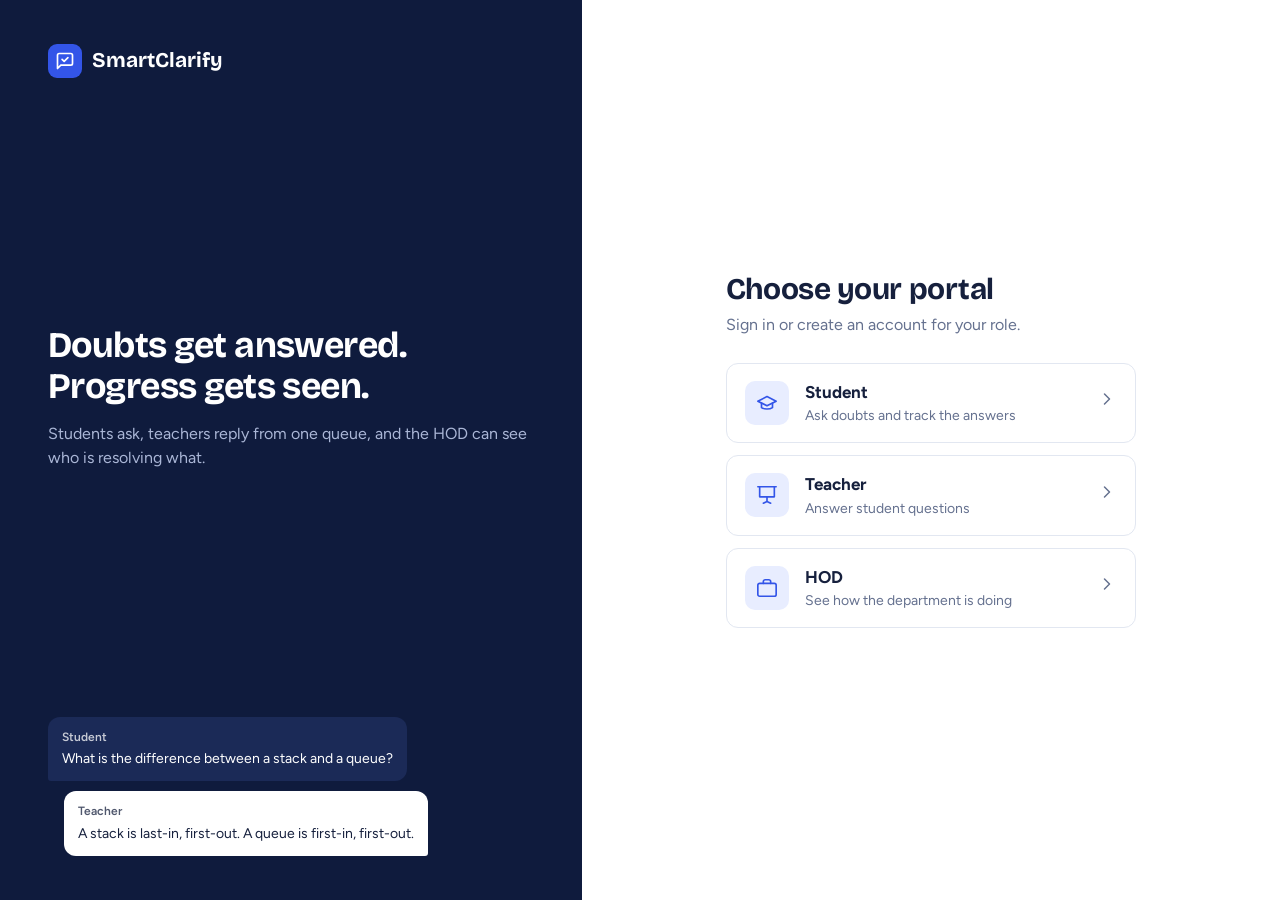
<file: frontend/index.html>
<!DOCTYPE html>
<html lang="en">
<head>
<meta charset="UTF-8">
<meta name="viewport" content="width=device-width, initial-scale=1">
<title>SmartClarify</title>
<link rel="stylesheet" href="https://fonts.googleapis.com/css2?family=Bricolage+Grotesque:wght@600;700&family=Figtree:wght@400;500;600;700&display=swap">
<link rel="stylesheet" href="style.css">
</head>
<body>
<div class="split">
    <section class="split-brand">
        <div class="logo">
            <span class="mark"><svg viewBox="0 0 24 24"><path d="M21 15a2 2 0 0 1-2 2H7l-4 4V5a2 2 0 0 1 2-2h14a2 2 0 0 1 2 2z"/><path d="M8.5 10l2.5 2.5L15.5 8"/></svg></span>
            SmartClarify
        </div>

        <div class="brand-copy">
            <h2>Doubts get answered. Progress gets seen.</h2>
            <p>Students ask, teachers reply from one queue, and the HOD can see who is resolving what.</p>
        </div>

        <div class="chat-demo" aria-hidden="true">
            <div class="bubble q"><small>Student</small>What is the difference between a stack and a queue?</div>
            <div class="bubble a"><small>Teacher</small>A stack is last-in, first-out. A queue is first-in, first-out.</div>
        </div>
    </section>

    <section class="split-main">
        <div class="form-wrap">
            <h1>Choose your portal</h1>
            <p class="lead">Sign in or create an account for your role.</p>
            <div class="role-list">
            <a href="student-auth.html" class="role-row">
                <span class="r-ic"><svg class="ic" viewBox="0 0 24 24"><path d="M22 10L12 5 2 10l10 5 10-5z"/><path d="M6 12v5c3 2 9 2 12 0v-5"/></svg></span>
                <span><div class="r-label">Student</div><div class="r-desc">Ask doubts and track the answers</div></span>
                <span class="r-go"><svg class="ic" viewBox="0 0 24 24"><path d="M9 18l6-6-6-6"/></svg></span>
            </a>
            <a href="teacher-auth.html" class="role-row">
                <span class="r-ic"><svg class="ic" viewBox="0 0 24 24"><path d="M2 3h20M4 3v11h16V3M12 14v5M8 21l4-2 4 2"/></svg></span>
                <span><div class="r-label">Teacher</div><div class="r-desc">Answer student questions</div></span>
                <span class="r-go"><svg class="ic" viewBox="0 0 24 24"><path d="M9 18l6-6-6-6"/></svg></span>
            </a>
            <a href="hod-auth.html" class="role-row">
                <span class="r-ic"><svg class="ic" viewBox="0 0 24 24"><rect x="2" y="7" width="20" height="14" rx="2"/><path d="M16 7V5a2 2 0 0 0-2-2h-4a2 2 0 0 0-2 2v2"/></svg></span>
                <span><div class="r-label">HOD</div><div class="r-desc">See how the department is doing</div></span>
                <span class="r-go"><svg class="ic" viewBox="0 0 24 24"><path d="M9 18l6-6-6-6"/></svg></span>
            </a>
            </div>
        </div>
    </section>
</div>
</body>
</html>
</file>
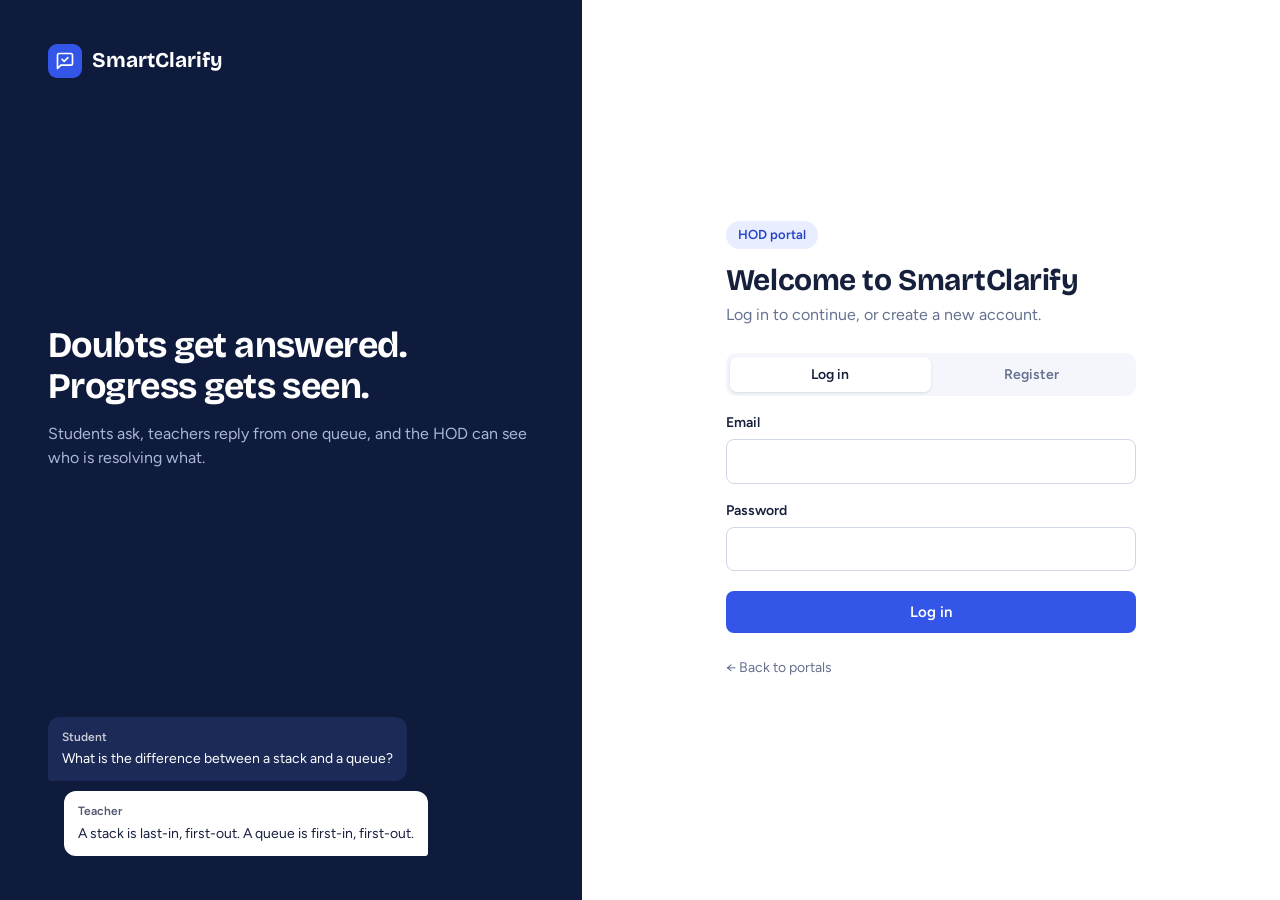
<file: frontend/hod-auth.html>
<!DOCTYPE html>
<html lang="en">
<head>
<meta charset="UTF-8">
<meta name="viewport" content="width=device-width, initial-scale=1">
<title>HOD portal · SmartClarify</title>
<link rel="stylesheet" href="https://fonts.googleapis.com/css2?family=Bricolage+Grotesque:wght@600;700&family=Figtree:wght@400;500;600;700&display=swap">
<link rel="stylesheet" href="style.css">
</head>
<body>
<div class="split">
    <section class="split-brand">
        <div class="logo">
            <span class="mark"><svg viewBox="0 0 24 24"><path d="M21 15a2 2 0 0 1-2 2H7l-4 4V5a2 2 0 0 1 2-2h14a2 2 0 0 1 2 2z"/><path d="M8.5 10l2.5 2.5L15.5 8"/></svg></span>
            SmartClarify
        </div>

        <div class="brand-copy">
            <h2>Doubts get answered. Progress gets seen.</h2>
            <p>Students ask, teachers reply from one queue, and the HOD can see who is resolving what.</p>
        </div>

        <div class="chat-demo" aria-hidden="true">
            <div class="bubble q"><small>Student</small>What is the difference between a stack and a queue?</div>
            <div class="bubble a"><small>Teacher</small>A stack is last-in, first-out. A queue is first-in, first-out.</div>
        </div>
    </section>

    <section class="split-main">
        <div class="form-wrap">
            <span class="role-pill" id="role-label">HOD portal</span>
            <h1>Welcome to SmartClarify</h1>
            <p class="lead">Log in to continue, or create a new account.</p>

            <div class="tabs">
                <button class="tab-btn active" id="login-tab-btn" type="button">Log in</button>
                <button class="tab-btn" id="register-tab-btn" type="button">Register</button>
            </div>

            <!-- LOGIN FORM -->
            <form id="login-form">
                <label for="login-email">Email</label>
                <input type="email" id="login-email" autocomplete="email" required>

                <label for="login-password">Password</label>
                <input type="password" id="login-password" autocomplete="current-password" required>

                <button type="submit" class="primary">Log in</button>
                <div class="message" id="login-message"></div>
            </form>

            <!-- REGISTER FORM -->
            <form id="register-form" class="hidden">
                <label for="reg-name">Full name</label>
                <input type="text" id="reg-name" autocomplete="name" required>

                <label for="reg-email">Email</label>
                <input type="email" id="reg-email" autocomplete="email" required>

                <label for="reg-password">Password</label>
                <input type="password" id="reg-password" autocomplete="new-password" required>

                <button type="submit" class="primary">Create account</button>
                <div class="message" id="register-message"></div>
            </form>

            <!-- OTP FORM -->
            <form id="otp-form" class="hidden">
                <input type="hidden" id="otp-email">
                <label for="otp-code">Enter the OTP sent to your email</label>
                <input type="text" id="otp-code" maxlength="6" inputmode="numeric" autocomplete="one-time-code" required>

                <button type="submit" class="primary">Verify OTP</button>
                <button type="button" id="resend-otp-btn" class="primary secondary">Resend OTP</button>
                <div class="message" id="otp-message"></div>
            </form>

            <a href="index.html" class="back-link">&larr; Back to portals</a>
        </div>
    </section>
</div>

<script>
    const ROLE = "hod";
    const ROLE_LABEL = "HOD portal";
</script>
<script src="auth.js"></script>
</body>
</html>
</file>
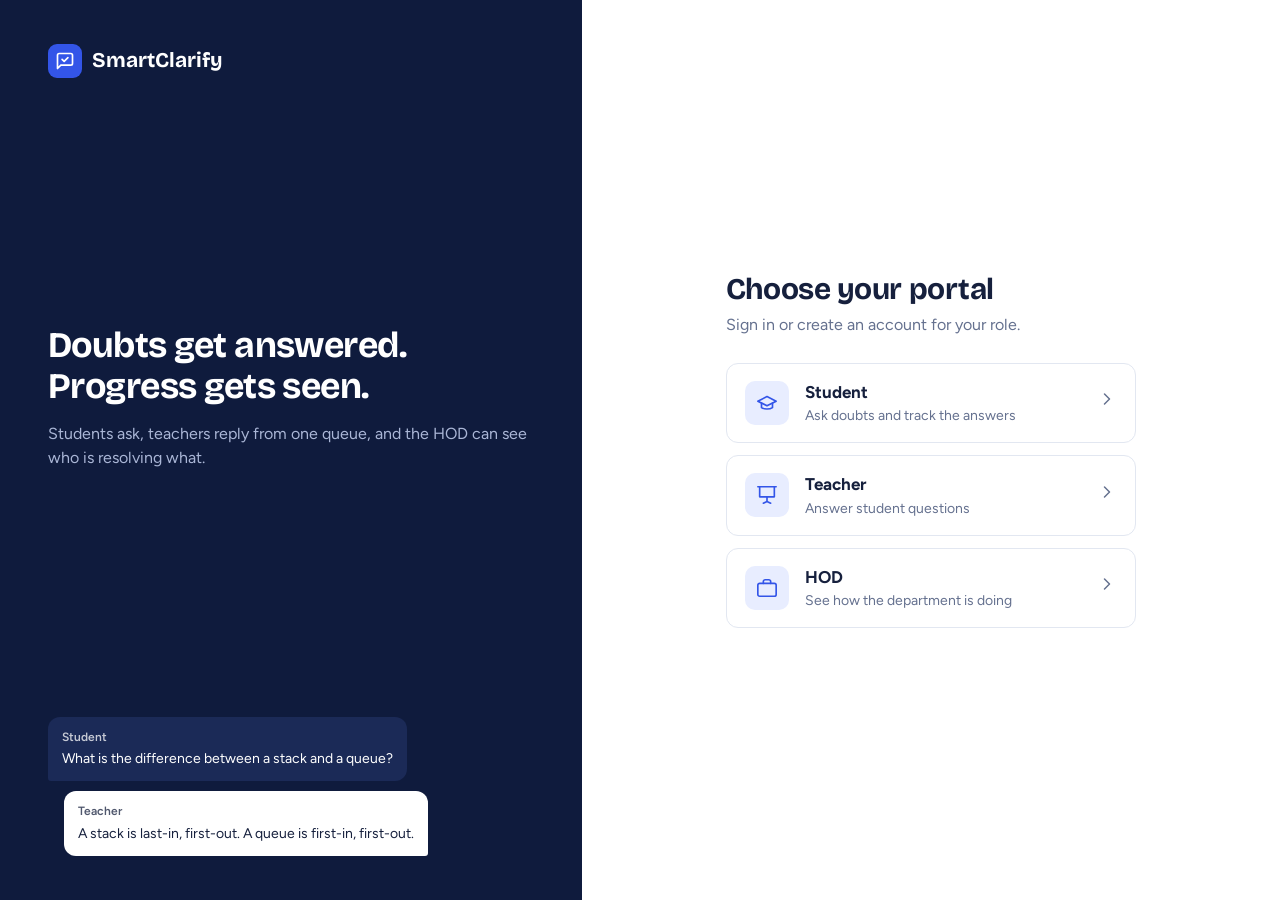
<file: frontend/hod-dashboard.html>
<!DOCTYPE html>
<html lang="en">
<head>
<meta charset="UTF-8">
<meta name="viewport" content="width=device-width, initial-scale=1">
<title>HOD dashboard · SmartClarify</title>
<link rel="stylesheet" href="https://fonts.googleapis.com/css2?family=Bricolage+Grotesque:wght@600;700&family=Figtree:wght@400;500;600;700&display=swap">
<link rel="stylesheet" href="style.css">
<link rel="stylesheet" href="dashboard.css">
</head>
<body>
<div class="app">
    <aside class="sidebar" id="sidebar"></aside>

    <main class="main">
        <header class="page-head" style="display:flex;justify-content:space-between;align-items:flex-start;gap:16px;flex-wrap:wrap">
            <div>
                <h1>Department overview</h1>
                <p>How doubts are being handled, and who is handling them.</p>
            </div>
            <div style="display:flex; gap: 8px;">
                <button class="primary" id="export-btn" type="button">Export Reports (CSV)</button>
                <button class="ghost" id="refresh-btn" type="button">Refresh</button>
            </div>
        </header>

        <section class="stats" id="stats"></section>

        <div class="hod-grid">
            <section class="card" id="overview">
                <h2>Resolution rate</h2>
                <p class="hint">Share of all questions that have been resolved.</p>
                <div class="donut-wrap" id="donut"></div>
            </section>

            <section class="card" id="performance">
                <h2>Teacher performance</h2>
                <p class="hint">Questions answered by each teacher.</p>
                <div id="leaders" style="margin-top:8px"></div>
            </section>
        </div>
    </main>
</div>

<script src="dashboard.js"></script>
<script>
if (requireRole("hod")) {
    buildShell("HOD", [
        { href: "#overview", icon: "chart", label: "Overview" },
        { href: "#performance", icon: "trophy", label: "Teacher performance" }
    ]);
    document.getElementById("refresh-btn").innerHTML = icon("refresh") + "Refresh";

    function renderStats(d) {
        document.getElementById("stats").innerHTML =
            statCard("users", "", d.total_students, "Students") +
            statCard("users", "", d.total_teachers, "Teachers") +
            statCard("message", "", d.total_questions, "Questions asked") +
            statCard("clock", "amber", d.pending_questions, "Pending");
    }

    function renderDonut(d) {
        const total = d.total_questions || 0;
        const resolved = d.resolved_questions || 0;
        const pending = d.pending_questions || 0;
        const other = Math.max(total - resolved - pending, 0);
        const pct = total ? Math.round((resolved / total) * 100) : 0;
        const C = 2 * Math.PI * 70;   // circumference for r = 70

        document.getElementById("donut").innerHTML = `
            <div class="donut">
                <svg viewBox="0 0 168 168" role="img" aria-label="${pct} percent of questions resolved">
                    <circle class="track" cx="84" cy="84" r="70"></circle>
                    <circle class="fill" id="donut-fill" cx="84" cy="84" r="70"
                            stroke-dasharray="${C}" stroke-dashoffset="${C}"></circle>
                </svg>
                <div class="mid"><div><div class="pct">${pct}%</div><div class="cap">resolved</div></div></div>
            </div>
            <div class="legend">
                <div><span><span class="dot" style="background:var(--brand)"></span>Resolved</span><b>${resolved}</b></div>
                <div><span><span class="dot" style="background:#f0a41a"></span>Pending</span><b>${pending}</b></div>
                <div><span><span class="dot" style="background:var(--line-strong)"></span>Escalated / auto</span><b>${other}</b></div>
            </div>`;

        requestAnimationFrame(() => requestAnimationFrame(() => {
            const el = document.getElementById("donut-fill");
            if (el) el.style.strokeDashoffset = C * (1 - (total ? resolved / total : 0));
        }));
    }

    function renderLeaders(rows) {
        const box = document.getElementById("leaders");
        if (!rows.length) {
            box.innerHTML = `<div class="empty"><strong>No teachers yet</strong>Teachers appear here once they register and verify their email.</div>`;
            return;
        }
        const max = Math.max(...rows.map(r => r.questions_resolved), 1);
        box.innerHTML = rows.map((r, i) => `
            <div class="leader ${i === 0 && r.questions_resolved > 0 ? "first" : ""}">
                <div class="rank">${i + 1}</div>
                <div class="who">
                    <div class="nm">${esc(r.name)}</div>
                    <div class="em">${esc(r.email)}</div>
                </div>
                <div class="bar"><span data-w="${Math.round((r.questions_resolved / max) * 100)}"></span></div>
                <div class="cnt">${esc(r.questions_resolved)} <small>answered</small></div>
            </div>`).join("");

        requestAnimationFrame(() => requestAnimationFrame(() => {
            box.querySelectorAll(".bar span").forEach(s => { s.style.width = s.dataset.w + "%"; });
        }));
    }

    async function loadAll() {
        try {
            const d = await api("/hod/overview");
            renderStats(d);
            renderDonut(d);
        } catch (e) {
            document.getElementById("stats").innerHTML = `<div class="message error">${esc(e.message)}</div>`;
        }
        try {
            renderLeaders(await api("/hod/teacher-performance"));
        } catch (e) {
            document.getElementById("leaders").innerHTML = `<div class="message error">${esc(e.message)}</div>`;
        }
    }

    document.getElementById("refresh-btn").addEventListener("click", loadAll);
    
    // CSV Export Handler
    document.getElementById("export-btn").addEventListener("click", async () => {
        try {
            const token = localStorage.getItem("sc_token");
            const res = await fetch("http://127.0.0.1:8000/hod/export-reports", {
                headers: { "Authorization": `Bearer ${token}` }
            });
            if (!res.ok) throw new Error("Failed to download report");
            const blob = await res.blob();
            const url = window.URL.createObjectURL(blob);
            const a = document.createElement("a");
            a.href = url;
            a.download = "smartclarify_report.csv";
            document.body.appendChild(a);
            a.click();
            a.remove();
            toast("Report downloaded successfully");
        } catch (e) {
            toast(e.message, "error");
        }
    });

    loadAll();
}
</script>
</body>
</html>
</file>
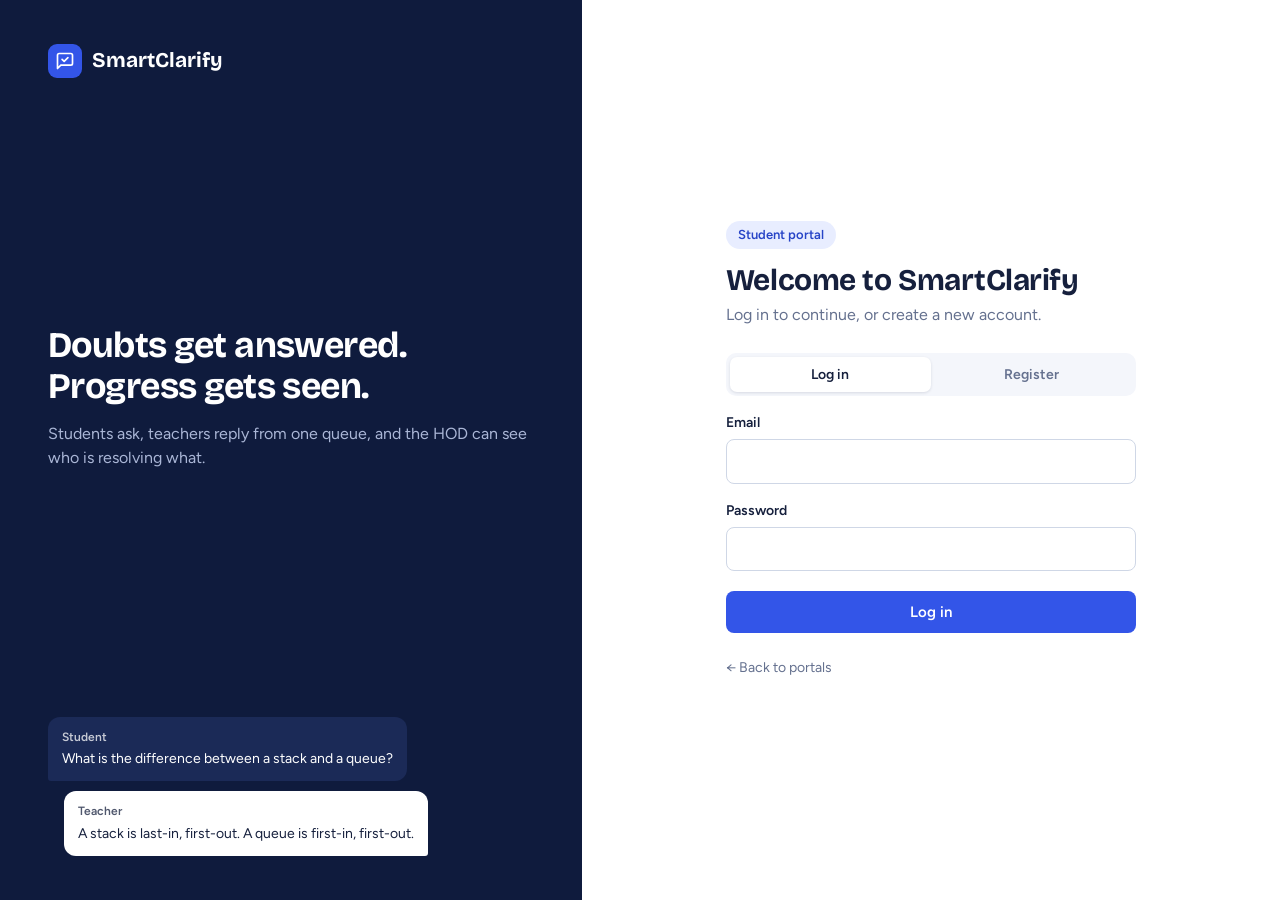
<file: frontend/student-auth.html>
<!DOCTYPE html>
<html lang="en">
<head>
<meta charset="UTF-8">
<meta name="viewport" content="width=device-width, initial-scale=1">
<title>Student portal · SmartClarify</title>
<link rel="stylesheet" href="https://fonts.googleapis.com/css2?family=Bricolage+Grotesque:wght@600;700&family=Figtree:wght@400;500;600;700&display=swap">
<link rel="stylesheet" href="style.css">
</head>
<body>
<div class="split">
    <section class="split-brand">
        <div class="logo">
            <span class="mark"><svg viewBox="0 0 24 24"><path d="M21 15a2 2 0 0 1-2 2H7l-4 4V5a2 2 0 0 1 2-2h14a2 2 0 0 1 2 2z"/><path d="M8.5 10l2.5 2.5L15.5 8"/></svg></span>
            SmartClarify
        </div>

        <div class="brand-copy">
            <h2>Doubts get answered. Progress gets seen.</h2>
            <p>Students ask, teachers reply from one queue, and the HOD can see who is resolving what.</p>
        </div>

        <div class="chat-demo" aria-hidden="true">
            <div class="bubble q"><small>Student</small>What is the difference between a stack and a queue?</div>
            <div class="bubble a"><small>Teacher</small>A stack is last-in, first-out. A queue is first-in, first-out.</div>
        </div>
    </section>

    <section class="split-main">
        <div class="form-wrap">
            <span class="role-pill" id="role-label">Student portal</span>
            <h1>Welcome to SmartClarify</h1>
            <p class="lead">Log in to continue, or create a new account.</p>

            <div class="tabs">
                <button class="tab-btn active" id="login-tab-btn" type="button">Log in</button>
                <button class="tab-btn" id="register-tab-btn" type="button">Register</button>
            </div>

            <!-- LOGIN FORM -->
            <form id="login-form">
                <label for="login-email">Email</label>
                <input type="email" id="login-email" autocomplete="email" required>

                <label for="login-password">Password</label>
                <input type="password" id="login-password" autocomplete="current-password" required>

                <button type="submit" class="primary">Log in</button>
                <div class="message" id="login-message"></div>
            </form>

            <!-- REGISTER FORM -->
            <form id="register-form" class="hidden">
                <label for="reg-name">Full name</label>
                <input type="text" id="reg-name" autocomplete="name" required>

                <label for="reg-email">Email</label>
                <input type="email" id="reg-email" autocomplete="email" required>

                <label for="reg-password">Password</label>
                <input type="password" id="reg-password" autocomplete="new-password" required>

                <button type="submit" class="primary">Create account</button>
                <div class="message" id="register-message"></div>
            </form>

            <!-- OTP FORM -->
            <form id="otp-form" class="hidden">
                <input type="hidden" id="otp-email">
                <label for="otp-code">Enter the OTP sent to your email</label>
                <input type="text" id="otp-code" maxlength="6" inputmode="numeric" autocomplete="one-time-code" required>

                <button type="submit" class="primary">Verify OTP</button>
                <button type="button" id="resend-otp-btn" class="primary secondary">Resend OTP</button>
                <div class="message" id="otp-message"></div>
            </form>

            <a href="index.html" class="back-link">&larr; Back to portals</a>
        </div>
    </section>
</div>

<script>
    const ROLE = "student";
    const ROLE_LABEL = "Student portal";
</script>
<script src="auth.js"></script>
</body>
</html>
</file>
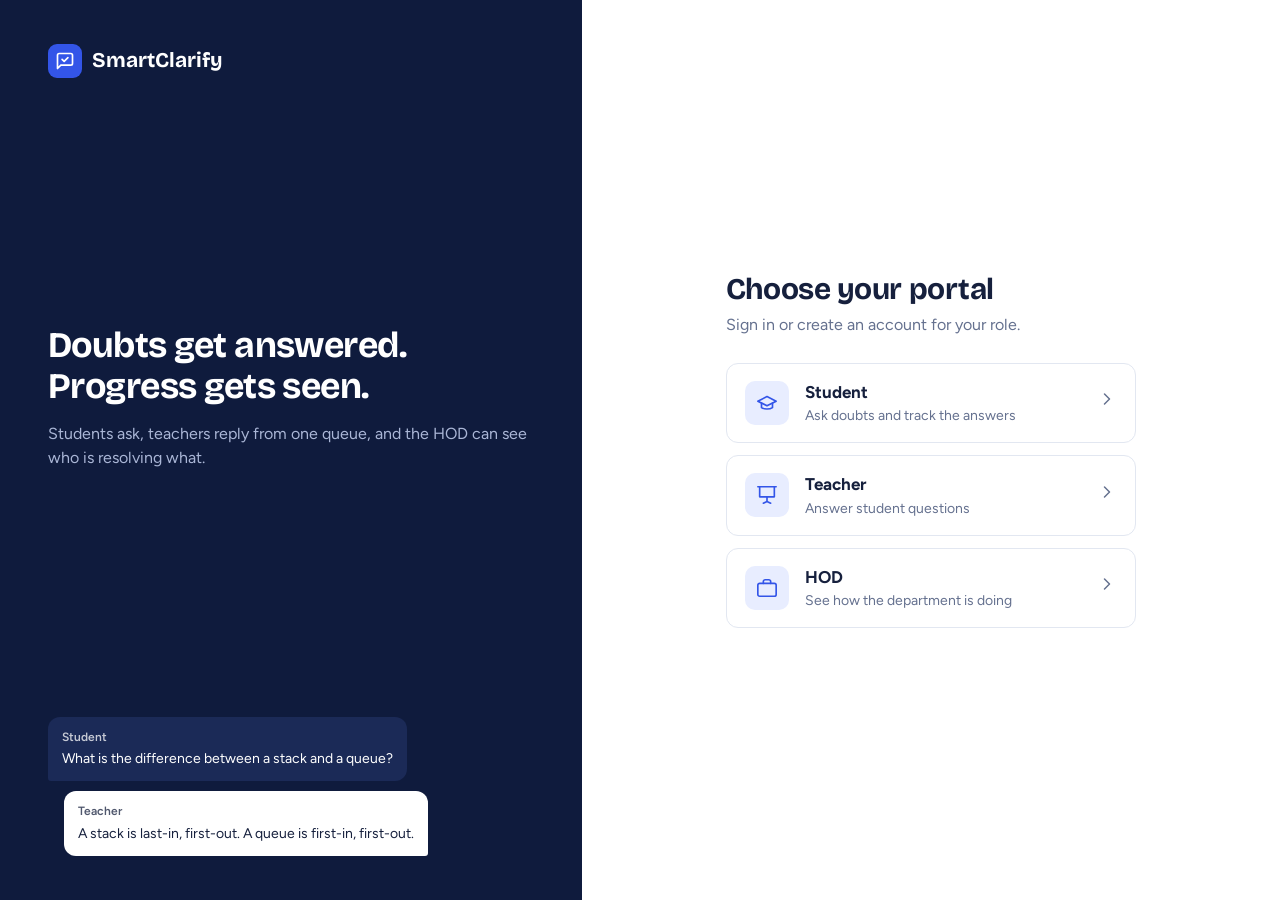
<file: frontend/student-dashboard.html>
<!DOCTYPE html>
<html lang="en">
<head>
<meta charset="UTF-8">
<meta name="viewport" content="width=device-width, initial-scale=1">
<title>Student dashboard · SmartClarify</title>
<link rel="stylesheet" href="https://fonts.googleapis.com/css2?family=Bricolage+Grotesque:wght@600;700&family=Figtree:wght@400;500;600;700&display=swap">
<link rel="stylesheet" href="style.css">
<link rel="stylesheet" href="dashboard.css">
</head>
<body>
<div class="app">
    <aside class="sidebar" id="sidebar"></aside>

    <main class="main">
        <header class="page-head">
            <h1>Your doubts</h1>
            <p>Ask a question, then come back here to read the teacher's answer.</p>
        </header>

        <section class="stats" id="stats"></section>
        
        <!-- Analytics Section Added -->
        <section class="stats" id="student-analytics" style="margin-top: 16px; display: grid; grid-template-columns: repeat(auto-fit, minmax(140px, 1fr)); gap: 12px;"></section>

        <div class="grid-2">
            <section class="card ask-card" id="ask">
                <h2>Ask a doubt</h2>
                <p class="hint">Be specific. Clear questions get faster answers.</p>
                <form id="ask-form">
                    <label for="subject">Subject</label>
                    <input type="text" id="subject" maxlength="100" list="subject-list" placeholder="e.g. Data Structures" required>
                    <datalist id="subject-list"></datalist>

                    <label for="question">Your question</label>
                    <textarea id="question" placeholder="What are you stuck on? Mention the topic, and what you've already tried." required></textarea>

                    <button type="submit" class="primary">Send question</button>
                    <div class="message" id="ask-message"></div>
                </form>
            </section>

            <section id="questions">
                <div class="section-head">
                    <h2>My questions</h2>
                    <div class="chips" id="chips"></div>
                </div>
                <div id="my-questions"></div>
            </section>
        </div>
    </main>
</div>

<button type="button" class="chat-fab" id="chat-fab" aria-label="Open AI assistant">
    <svg class="ic" viewBox="0 0 24 24" aria-hidden="true"><path d="M21 15a2 2 0 0 1-2 2H7l-4 4V5a2 2 0 0 1 2-2h14a2 2 0 0 1 2 2z"/></svg>
    Ask AI
</button>

<section class="chat-panel" id="chat-panel" aria-label="AI assistant">
    <div class="chat-head">
        <div><strong>SmartClarify AI</strong><small>Unsure questions go to your teacher</small></div>
        <button type="button" class="chat-close" id="chat-close" aria-label="Close chat">&times;</button>
    </div>
    <div class="chat-subject"><input type="text" id="chat-subject" maxlength="100" placeholder="Subject (optional), e.g. Data Structures"></div>
    <div class="chat-body" id="chat-body"></div>
    <form class="chat-form" id="chat-form">
        <textarea id="chat-input" placeholder="Type your doubt..." required></textarea>
        <button type="submit" id="chat-send">Send</button>
    </form>
</section>

<script src="dashboard.js"></script>
<script>
if (requireRole("student")) {
    buildShell("Student", [
        { href: "#ask", icon: "ask", label: "Ask a doubt" },
        { href: "#questions", icon: "list", label: "My questions" }
    ]);

    const me = currentUser();
    let all = [];
    let filter = "all";

    const isAwaiting = q => q.status === "pending" || q.status === "escalated";
    const isAnswered = q => q.status === "resolved" || q.status === "auto_resolved";

    function renderStats() {
        document.getElementById("stats").innerHTML =
            statCard("message", "", all.length, "Questions asked") +
            statCard("clock", "amber", all.filter(isAwaiting).length, "Waiting for a reply") +
            statCard("check", "green", all.filter(isAnswered).length, "Answered");
    }

    async function loadAnalytics() {
        try {
            const data = await api(`/student/analytics/${me.id}`);
            document.getElementById("student-analytics").innerHTML =
                statCard("chart", "blue", data.total_doubts, "Total Doubts") +
                statCard("check", "green", data.auto_resolved_by_ai, "AI Resolved") +
                statCard("check", "green", data.resolved_by_teachers, "Teacher Resolved") +
                statCard("clock", "amber", data.pending_doubts, "Pending Doubts");
        } catch (e) {
            console.error("Failed to load analytics", e);
        }
    }

    function renderChips() {
        const opts = [
            ["all", "All", all.length],
            ["awaiting", "Waiting", all.filter(isAwaiting).length],
            ["answered", "Answered", all.filter(isAnswered).length]
        ];
        document.getElementById("chips").innerHTML = opts.map(([key, label, n]) =>
            `<button type="button" class="chip ${filter === key ? "active" : ""}" data-filter="${key}">${label}<span class="n">${n}</span></button>`
        ).join("");
    }

    function renderList() {
        const box = document.getElementById("my-questions");
        const list = all.filter(q => filter === "all" ? true : filter === "awaiting" ? isAwaiting(q) : isAnswered(q));

        if (!all.length) {
            box.innerHTML = `<div class="empty"><strong>No questions yet</strong>Use the form to ask your first doubt.</div>`;
            return;
        }
        if (!list.length) {
            box.innerHTML = `<div class="empty"><strong>Nothing here</strong>No questions match this filter.</div>`;
            return;
        }

        box.innerHTML = list.map(q => {
            let tail;
            if (q.answer_text) {
                tail = `<div class="answer">
                            <div class="answer-by"><span class="mini">T</span>Teacher's answer</div>
                            <p>${esc(q.answer_text)}</p>
                        </div>`;
            } else if (q.ai_answer) {
                tail = `<div class="answer ai-answer">
                            <div class="answer-by"><span class="mini">AI</span>AI answer</div>
                            <p>${esc(q.ai_answer)}</p>
                        </div>`;
            } else if (q.status === "escalated") {
                tail = `<div class="waiting">${icon("alert")}Forwarded to a teacher. They will reply here.</div>`;
            } else {
                tail = `<div class="waiting">${icon("clock")}Waiting for a teacher to reply.</div>`;
            }
            return `<article class="q-card s-${esc(q.status)}">
                        <div class="q-head"><span class="q-subject">${esc(q.subject)}</span>${badge(q.status)}</div>
                        <p class="q-text">${esc(q.question_text)}</p>
                        ${tail}
                    </article>`;
        }).join("");
    }

    function renderSubjects() {
        const subjects = [...new Set(all.map(q => q.subject).filter(Boolean))];
        document.getElementById("subject-list").innerHTML = subjects.map(s => `<option value="${esc(s)}">`).join("");
    }

    function renderAll() { renderStats(); renderChips(); renderList(); renderSubjects(); loadAnalytics(); }

    async function loadQuestions() {
        try {
            all = await api(`/student/questions/${me.id}`);
            renderAll();
        } catch (e) {
            document.getElementById("my-questions").innerHTML = `<div class="message error">${esc(e.message)}</div>`;
        }
    }

    document.getElementById("chips").addEventListener("click", (e) => {
        const btn = e.target.closest("[data-filter]");
        if (!btn) return;
        filter = btn.dataset.filter;
        renderChips();
        renderList();
    });

    document.getElementById("ask-form").addEventListener("submit", async (e) => {
        e.preventDefault();
        const msg = document.getElementById("ask-message");
        msg.className = "message";
        try {
            await api("/student/questions", "POST", {
                student_id: me.id,
                subject: document.getElementById("subject").value.trim(),
                question_text: document.getElementById("question").value.trim()
            });
            toast("Question sent");
            e.target.reset();
            loadQuestions();
        } catch (err) {
            msg.textContent = err.message;
            msg.className = "message error";
        }
    });

    /* ---------- AI chat widget ---------- */
    const chatPanel = document.getElementById("chat-panel");
    const chatBody = document.getElementById("chat-body");
    const chatInput = document.getElementById("chat-input");
    const chatSend = document.getElementById("chat-send");
    let chatHistory = [];

    function addMsg(kind, text) {
        const d = document.createElement("div");
        d.className = "msg " + kind;
        d.textContent = text;
        chatBody.appendChild(d);
        chatBody.scrollTop = chatBody.scrollHeight;
        return d;
    }

    function toggleChat(open) {
        chatPanel.classList.toggle("open", open);
        if (open) {
            if (!chatBody.children.length) addMsg("ai", "Hi! Ask me any doubt. If I'm not sure, I'll forward it to a teacher.");
            chatInput.focus();
        }
    }
    document.getElementById("chat-fab").addEventListener("click", () => toggleChat(!chatPanel.classList.contains("open")));
    document.getElementById("chat-close").addEventListener("click", () => toggleChat(false));

    chatInput.addEventListener("keydown", (e) => {
        if (e.key === "Enter" && !e.shiftKey) { e.preventDefault(); document.getElementById("chat-form").requestSubmit(); }
    });

    document.getElementById("chat-form").addEventListener("submit", async (e) => {
        e.preventDefault();
        const text = chatInput.value.trim();
        if (!text) return;

        addMsg("user", text);
        chatInput.value = "";
        chatSend.disabled = true;
        const typing = addMsg("ai typing", "Thinking...");

        try {
            const res = await api("/student/chat", "POST", {
                student_id: me.id,
                subject: document.getElementById("chat-subject").value.trim() || "General",
                question_text: text,
                history: chatHistory.slice(-6)
            });
            typing.remove();
            chatHistory.push({ role: "user", text });
            
            if (res.route === "ai" || res.route === "duplicate") {
                addMsg("ai", res.answer);
                if (res.route === "ai") {
                    chatHistory.push({ role: "ai", text: res.answer });
                }
            } else {
                addMsg("note", res.message);
            }
            loadQuestions();
        } catch (err) {
            typing.remove();
            addMsg("note", err.message);
        } finally {
            chatSend.disabled = false;
            chatInput.focus();
        }
    });

    loadQuestions();
}
</script>
</body>
</html>
</file>
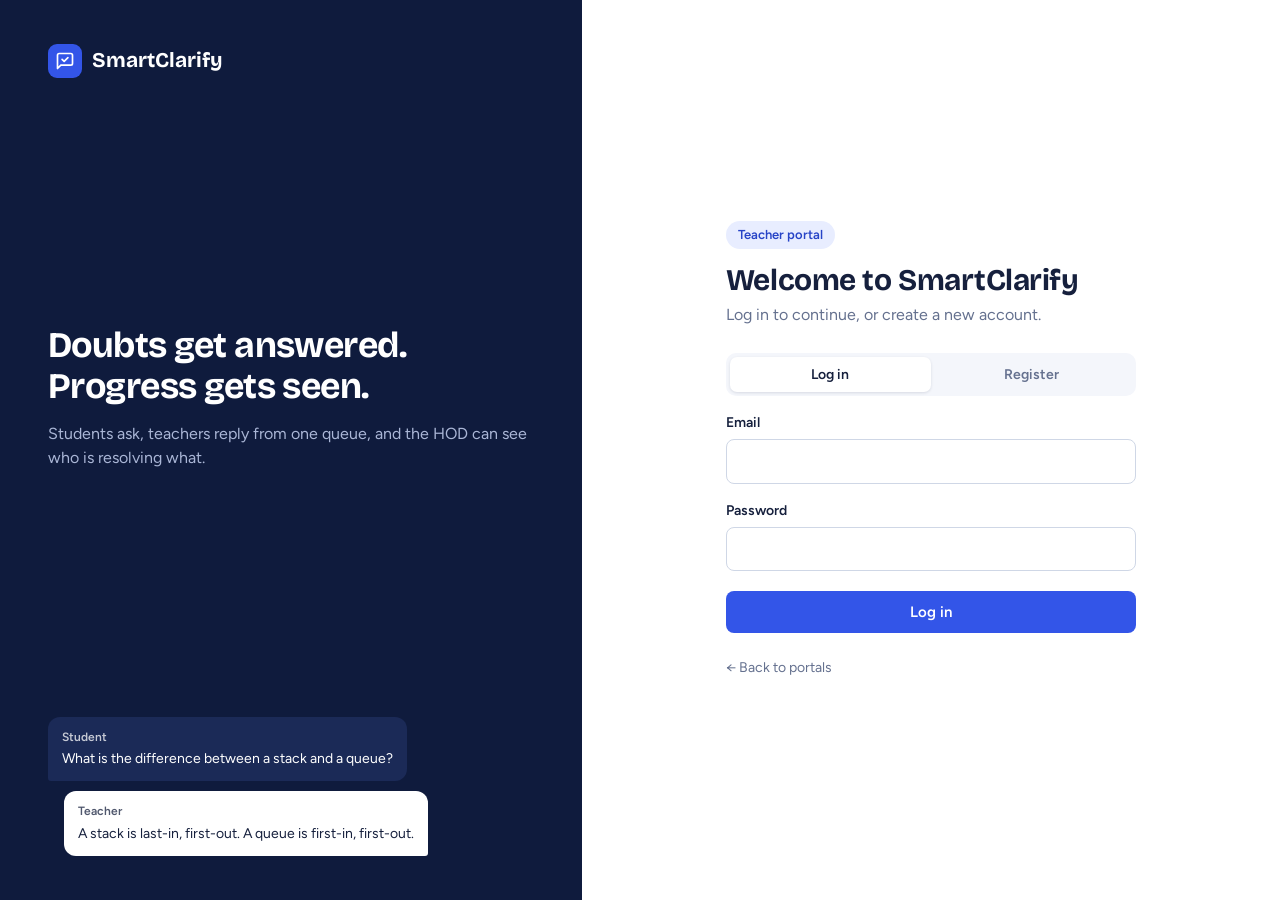
<file: frontend/teacher-auth.html>
<!DOCTYPE html>
<html lang="en">
<head>
<meta charset="UTF-8">
<meta name="viewport" content="width=device-width, initial-scale=1">
<title>Teacher portal · SmartClarify</title>
<link rel="stylesheet" href="https://fonts.googleapis.com/css2?family=Bricolage+Grotesque:wght@600;700&family=Figtree:wght@400;500;600;700&display=swap">
<link rel="stylesheet" href="style.css">
</head>
<body>
<div class="split">
    <section class="split-brand">
        <div class="logo">
            <span class="mark"><svg viewBox="0 0 24 24"><path d="M21 15a2 2 0 0 1-2 2H7l-4 4V5a2 2 0 0 1 2-2h14a2 2 0 0 1 2 2z"/><path d="M8.5 10l2.5 2.5L15.5 8"/></svg></span>
            SmartClarify
        </div>

        <div class="brand-copy">
            <h2>Doubts get answered. Progress gets seen.</h2>
            <p>Students ask, teachers reply from one queue, and the HOD can see who is resolving what.</p>
        </div>

        <div class="chat-demo" aria-hidden="true">
            <div class="bubble q"><small>Student</small>What is the difference between a stack and a queue?</div>
            <div class="bubble a"><small>Teacher</small>A stack is last-in, first-out. A queue is first-in, first-out.</div>
        </div>
    </section>

    <section class="split-main">
        <div class="form-wrap">
            <span class="role-pill" id="role-label">Teacher portal</span>
            <h1>Welcome to SmartClarify</h1>
            <p class="lead">Log in to continue, or create a new account.</p>

            <div class="tabs">
                <button class="tab-btn active" id="login-tab-btn" type="button">Log in</button>
                <button class="tab-btn" id="register-tab-btn" type="button">Register</button>
            </div>

            <!-- LOGIN FORM -->
            <form id="login-form">
                <label for="login-email">Email</label>
                <input type="email" id="login-email" autocomplete="email" required>

                <label for="login-password">Password</label>
                <input type="password" id="login-password" autocomplete="current-password" required>

                <button type="submit" class="primary">Log in</button>
                <div class="message" id="login-message"></div>
            </form>

            <!-- REGISTER FORM -->
            <form id="register-form" class="hidden">
                <label for="reg-name">Full name</label>
                <input type="text" id="reg-name" autocomplete="name" required>

                <label for="reg-email">Email</label>
                <input type="email" id="reg-email" autocomplete="email" required>

                <label for="reg-password">Password</label>
                <input type="password" id="reg-password" autocomplete="new-password" required>

                <button type="submit" class="primary">Create account</button>
                <div class="message" id="register-message"></div>
            </form>

            <!-- OTP FORM -->
            <form id="otp-form" class="hidden">
                <input type="hidden" id="otp-email">
                <label for="otp-code">Enter the OTP sent to your email</label>
                <input type="text" id="otp-code" maxlength="6" inputmode="numeric" autocomplete="one-time-code" required>

                <button type="submit" class="primary">Verify OTP</button>
                <button type="button" id="resend-otp-btn" class="primary secondary">Resend OTP</button>
                <div class="message" id="otp-message"></div>
            </form>

            <a href="index.html" class="back-link">&larr; Back to portals</a>
        </div>
    </section>
</div>

<script>
    const ROLE = "teacher";
    const ROLE_LABEL = "Teacher portal";
</script>
<script src="auth.js"></script>
</body>
</html>
</file>
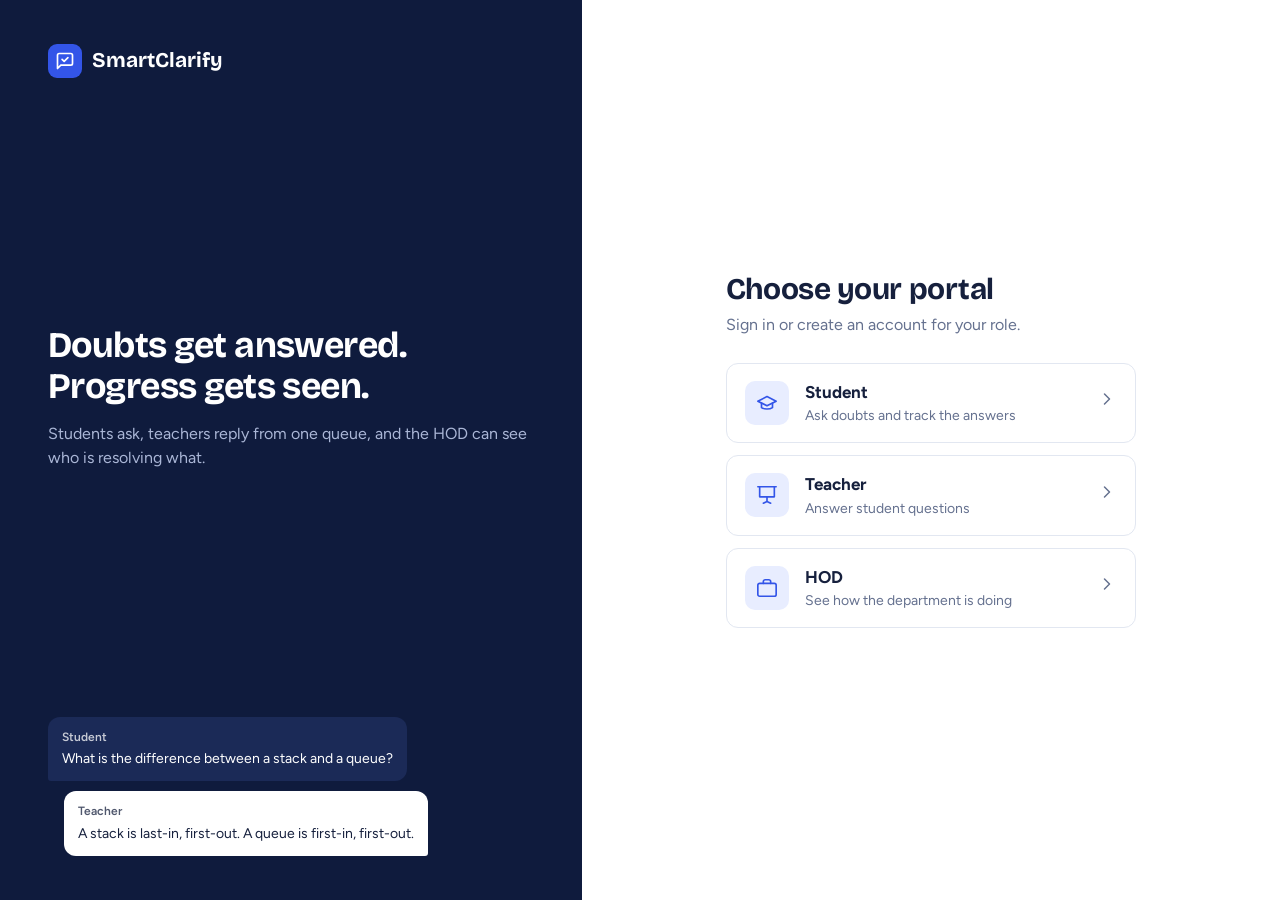
<file: frontend/teacher-dashboard.html>
<!DOCTYPE html>
<html lang="en">
<head>
<meta charset="UTF-8">
<meta name="viewport" content="width=device-width, initial-scale=1">
<title>Teacher dashboard · SmartClarify</title>
<link rel="stylesheet" href="https://fonts.googleapis.com/css2?family=Bricolage+Grotesque:wght@600;700&family=Figtree:wght@400;500;600;700&display=swap">
<link rel="stylesheet" href="style.css">
<link rel="stylesheet" href="dashboard.css">
</head>
<body>
<div class="app">
    <aside class="sidebar" id="sidebar"></aside>

    <main class="main">
        <header class="page-head">
            <h1>Student questions</h1>
            <p>Pick a question, write your answer, and the student sees it right away.</p>
        </header>

        <section class="stats" id="stats"></section>

        <section id="queue">
            <div class="section-head">
                <h2 id="queue-title">Pending</h2>
                <div class="chips" id="chips"></div>
            </div>
            <div id="question-list"></div>
        </section>
    </main>
</div>

<script src="dashboard.js"></script>
<script>
if (requireRole("teacher")) {
    buildShell("Teacher", [
        { href: "#queue", icon: "inbox", label: "Question queue" }
    ]);

    const me = currentUser();
    const STATUSES = ["pending", "escalated", "resolved", "auto_resolved"];
    const data = { pending: [], escalated: [], resolved: [], auto_resolved: [] };
    let tab = "pending";
    let openId = null;

    function renderStats() {
        document.getElementById("stats").innerHTML =
            statCard("clock", "amber", data.pending.length, "Waiting for an answer") +
            statCard("alert", "red", data.escalated.length, "Escalated") +
            statCard("check", "green", data.resolved.length, "Resolved");
    }

    function renderChips() {
        document.getElementById("chips").innerHTML = STATUSES.map(s =>
            `<button type="button" class="chip ${tab === s ? "active" : ""}" data-tab="${s}">${esc(statusLabel(s))}<span class="n">${data[s].length}</span></button>`
        ).join("");
        document.getElementById("queue-title").textContent = statusLabel(tab);
    }

    function renderList() {
        const box = document.getElementById("question-list");
        const list = data[tab];

        if (!list.length) {
            const text = tab === "pending" ? "No pending questions. You're all caught up." : `No ${statusLabel(tab).toLowerCase()} questions.`;
            box.innerHTML = `<div class="empty"><strong>Nothing to show</strong>${esc(text)}</div>`;
            return;
        }

        box.innerHTML = list.map(q => {
            const canAnswer = q.status === "pending" || q.status === "escalated";
            const open = openId === q.id;
            return `<article class="q-card s-${esc(q.status)}" data-id="${q.id}">
                <div class="q-head"><span class="q-subject">${esc(q.subject)}</span>${badge(q.status)}</div>
                <p class="q-text">${esc(q.question_text)}</p>
                <div class="q-meta">Question #${q.id} from student #${q.student_id}</div>
                ${canAnswer ? (open ? `
                    <div class="composer">
                        <label for="ans-${q.id}">Your answer</label>
                        <textarea id="ans-${q.id}" placeholder="Explain it the way you would in class."></textarea>
                        <div class="row">
                            <button type="button" class="primary small" data-send="${q.id}">Send answer</button>
                            <button type="button" class="ghost" style="margin-top:14px" data-cancel="1">Cancel</button>
                        </div>
                        <div class="message" id="msg-${q.id}"></div>
                    </div>` : `
                    <div class="card-actions"><button type="button" class="ghost" data-open="${q.id}">${icon("send")}Write answer</button></div>`) : ""}
            </article>`;
        }).join("");

        if (openId) {
            const ta = document.getElementById(`ans-${openId}`);
            if (ta) ta.focus();
        }
    }

    function renderAll() { renderStats(); renderChips(); renderList(); }

    async function loadAll() {
        try {
            const results = await Promise.all(STATUSES.map(s => api(`/teacher/questions?status=${encodeURIComponent(s)}`)));
            STATUSES.forEach((s, i) => { data[s] = results[i]; });
            renderAll();
        } catch (e) {
            document.getElementById("question-list").innerHTML = `<div class="message error">${esc(e.message)}</div>`;
        }
    }

    document.getElementById("chips").addEventListener("click", (e) => {
        const btn = e.target.closest("[data-tab]");
        if (!btn) return;
        tab = btn.dataset.tab;
        openId = null;
        renderChips();
        renderList();
    });

    document.getElementById("question-list").addEventListener("click", async (e) => {
        const openBtn = e.target.closest("[data-open]");
        if (openBtn) { openId = Number(openBtn.dataset.open); renderList(); return; }

        if (e.target.closest("[data-cancel]")) { openId = null; renderList(); return; }

        const sendBtn = e.target.closest("[data-send]");
        if (!sendBtn) return;

        const id = Number(sendBtn.dataset.send);
        const text = document.getElementById(`ans-${id}`).value.trim();
        const msg = document.getElementById(`msg-${id}`);
        if (!text) { msg.textContent = "Write an answer before sending."; msg.className = "message error"; return; }

        sendBtn.disabled = true;
        try {
            await api(`/teacher/questions/${id}/answer`, "POST", { teacher_id: me.id, answer_text: text });
            toast("Answer sent");
            openId = null;
            loadAll();
        } catch (err) {
            sendBtn.disabled = false;
            msg.textContent = err.message;
            msg.className = "message error";
        }
    });

    loadAll();
}
</script>
</body>
</html>
</file>
<file: frontend/style.css>
:root {
    --ink: #0f1b3d;
    --ink-2: #1b2a57;
    --canvas: #f4f6fb;
    --surface: #ffffff;
    --line: #e2e7f1;
    --line-strong: #cfd7e6;
    --text: #16203d;
    --muted: #65718f;
    --brand: #3355e8;
    --brand-dark: #2744c7;
    --brand-soft: #e8edff;

    --pending-bg: #fff4db;   --pending-fg: #8a5a00;
    --done-bg: #e0f5ea;      --done-fg: #17603b;
    --esc-bg: #fde7e4;       --esc-fg: #9c2016;
    --auto-bg: #eee9ff;      --auto-fg: #4c33b3;
}

* { box-sizing: border-box; margin: 0; padding: 0; }

body {
    font-family: 'Figtree', 'Segoe UI', system-ui, sans-serif;
    background: var(--canvas);
    color: var(--text);
    line-height: 1.5;
    -webkit-font-smoothing: antialiased;
}

h1, h2, h3, .display {
    font-family: 'Bricolage Grotesque', 'Segoe UI', system-ui, sans-serif;
    letter-spacing: -0.015em;
    line-height: 1.15;
}

.hidden { display: none !important; }

svg.ic { width: 20px; height: 20px; flex: none; fill: none; stroke: currentColor; stroke-width: 1.8; stroke-linecap: round; stroke-linejoin: round; }

/* ---------- forms ---------- */
label { display: block; font-size: 14px; font-weight: 600; margin: 16px 0 6px; }

input, textarea, select {
    width: 100%;
    padding: 10px 12px;
    border: 1px solid var(--line-strong);
    border-radius: 8px;
    background: #fff;
    color: var(--text);
    font: inherit;
    font-size: 15px;
}
textarea { min-height: 110px; resize: vertical; }
input:focus, textarea:focus, select:focus {
    outline: none;
    border-color: var(--brand);
    box-shadow: 0 0 0 3px rgba(51, 85, 232, 0.18);
}
::placeholder { color: #98a2bb; }

/* ---------- buttons ---------- */
button { font-family: inherit; cursor: pointer; }
button:focus-visible, a:focus-visible { outline: 2px solid var(--brand); outline-offset: 2px; }

button.primary {
    width: 100%;
    margin-top: 20px;
    padding: 12px 16px;
    border: none;
    border-radius: 8px;
    background: var(--brand);
    color: #fff;
    font-weight: 600;
    font-size: 15px;
    transition: background 0.15s;
}
button.primary:hover { background: var(--brand-dark); }
button.primary.small { width: auto; margin-top: 14px; padding: 9px 18px; font-size: 14px; }

button.secondary {
    margin-top: 10px;
    background: transparent;
    color: var(--brand);
    border: 1px solid var(--line-strong);
}
button.primary.secondary:hover { background: var(--brand-soft); }

button.ghost {
    display: inline-flex;
    align-items: center;
    gap: 6px;
    padding: 8px 14px;
    border: 1px solid var(--line-strong);
    border-radius: 8px;
    background: #fff;
    color: var(--text);
    font-size: 14px;
    font-weight: 600;
}
button.ghost:hover { border-color: var(--brand); color: var(--brand); }

/* ---------- messages & badges ---------- */
.message { display: none; margin-top: 14px; padding: 10px 12px; border-radius: 8px; font-size: 14px; }
.message.error   { display: block; background: var(--esc-bg);  color: #8e1b10; border: 1px solid #f6c1ba; }
.message.success { display: block; background: var(--done-bg); color: #155c39; border: 1px solid #b5e3c9; }

.badge { display: inline-block; padding: 3px 10px; border-radius: 999px; font-size: 12px; font-weight: 600; white-space: nowrap; }
.badge.pending       { background: var(--pending-bg); color: var(--pending-fg); }
.badge.resolved      { background: var(--done-bg);    color: var(--done-fg); }
.badge.escalated     { background: var(--esc-bg);     color: var(--esc-fg); }
.badge.auto_resolved { background: var(--auto-bg);    color: var(--auto-fg); }

/* ---------- landing + auth split layout ---------- */
.split { display: grid; grid-template-columns: minmax(340px, 5fr) 6fr; min-height: 100vh; }

.split-brand {
    background: var(--ink);
    color: #fff;
    padding: 44px 48px;
    display: flex;
    flex-direction: column;
    justify-content: space-between;
    gap: 40px;
}

.logo { display: flex; align-items: center; gap: 10px; font-family: 'Bricolage Grotesque', 'Segoe UI', sans-serif; font-weight: 700; font-size: 21px; }
.logo .mark { width: 34px; height: 34px; border-radius: 9px; background: var(--brand); display: grid; place-items: center; }
.logo .mark svg { width: 20px; height: 20px; fill: none; stroke: #fff; stroke-width: 2; stroke-linecap: round; stroke-linejoin: round; }

.brand-copy h2 { font-size: 36px; max-width: 14em; margin-bottom: 14px; }
.brand-copy p { color: #aab6d6; max-width: 30em; }

.chat-demo { display: flex; flex-direction: column; gap: 10px; max-width: 380px; }
.bubble { padding: 12px 14px; border-radius: 12px; font-size: 14px; line-height: 1.45; }
.bubble small { display: block; font-size: 12px; font-weight: 600; margin-bottom: 3px; opacity: 0.75; }
.bubble.q { background: var(--ink-2); border-bottom-left-radius: 3px; align-self: flex-start; }
.bubble.a { background: #fff; color: var(--text); border-bottom-right-radius: 3px; align-self: flex-end; }

.split-main { background: var(--surface); display: flex; align-items: center; justify-content: center; padding: 40px 24px; }
.form-wrap { width: 100%; max-width: 410px; }
.form-wrap h1 { font-size: 30px; margin-bottom: 6px; }
.form-wrap .lead { color: var(--muted); margin-bottom: 26px; }

.role-pill { display: inline-block; padding: 4px 12px; border-radius: 999px; background: var(--brand-soft); color: var(--brand-dark); font-size: 13px; font-weight: 600; margin-bottom: 14px; }

.tabs { display: flex; padding: 4px; margin-bottom: 8px; background: var(--canvas); border-radius: 10px; }
.tab-btn { flex: 1; padding: 9px; border: none; background: transparent; color: var(--muted); font-weight: 600; font-size: 14px; border-radius: 7px; }
.tab-btn.active { background: #fff; color: var(--text); box-shadow: 0 1px 3px rgba(15, 27, 61, 0.12); }

.back-link { display: inline-block; margin-top: 24px; color: var(--muted); text-decoration: none; font-size: 14px; }
.back-link:hover { color: var(--brand); }

/* role rows on index */
.role-list { display: flex; flex-direction: column; gap: 12px; margin-top: 8px; }
.role-row {
    display: flex; align-items: center; gap: 16px;
    padding: 16px 18px;
    border: 1px solid var(--line);
    border-radius: 12px;
    text-decoration: none;
    color: var(--text);
    background: #fff;
    transition: border-color 0.15s, background 0.15s;
}
.role-row:hover { border-color: var(--brand); background: #fafbff; }
.role-row .r-ic { width: 44px; height: 44px; border-radius: 10px; background: var(--brand-soft); color: var(--brand); display: grid; place-items: center; }
.role-row .r-ic svg { width: 22px; height: 22px; }
.role-row .r-label { font-weight: 700; font-size: 17px; }
.role-row .r-desc { color: var(--muted); font-size: 14px; }
.role-row .r-go { margin-left: auto; color: var(--muted); }

@media (max-width: 900px) {
    .split { grid-template-columns: 1fr; }
    .split-brand { padding: 28px 24px; }
    .chat-demo, .brand-copy p { display: none; }
    .brand-copy h2 { font-size: 24px; margin: 0; }
    .split-main { align-items: flex-start; }
}

@media (prefers-reduced-motion: reduce) { * { transition: none !important; animation: none !important; } }
</file>
<file: frontend/dashboard.css>
.app { display: grid; grid-template-columns: 252px 1fr; min-height: 100vh; }

/* ---------- sidebar ---------- */
.sidebar {
    position: sticky; top: 0; height: 100vh;
    background: var(--ink); color: #fff;
    padding: 24px 16px;
    display: flex; flex-direction: column; gap: 6px;
}
.sidebar .logo { padding: 0 8px; margin-bottom: 4px; }
.portal-tag { padding: 0 8px; margin-bottom: 22px; color: #8d9bc2; font-size: 13px; }

.nav { display: flex; flex-direction: column; gap: 2px; }
.nav-link {
    display: flex; align-items: center; gap: 12px;
    padding: 10px 12px; border-radius: 8px;
    color: #b9c4e3; text-decoration: none; font-size: 15px; font-weight: 500;
}
.nav-link:hover { background: rgba(255, 255, 255, 0.06); color: #fff; }
.nav-link.active { background: rgba(143, 166, 255, 0.16); color: #fff; }

.user { margin-top: auto; display: flex; align-items: center; gap: 10px; padding: 12px 8px 0; border-top: 1px solid rgba(255, 255, 255, 0.1); }
.avatar { width: 36px; height: 36px; border-radius: 50%; background: var(--brand); color: #fff; display: grid; place-items: center; font-weight: 700; flex: none; }
.u-meta { min-width: 0; flex: 1; }
.u-role { font-size: 14px; font-weight: 600; }
.u-mail { font-size: 12px; color: #8d9bc2; overflow: hidden; text-overflow: ellipsis; white-space: nowrap; }
.logout { background: transparent; border: none; color: #b9c4e3; padding: 6px; border-radius: 6px; display: grid; place-items: center; }
.logout:hover { background: rgba(255, 255, 255, 0.1); color: #fff; }
.logout:focus-visible { outline-color: #fff; }

/* ---------- main ---------- */
.main { padding: 36px 44px 60px; max-width: 1180px; width: 100%; }
.page-head { margin-bottom: 26px; }
.page-head h1 { font-size: 32px; margin-bottom: 6px; }
.page-head p { color: var(--muted); }

.stats { display: grid; grid-template-columns: repeat(auto-fit, minmax(190px, 1fr)); gap: 14px; margin-bottom: 28px; }
.stat { background: var(--surface); border: 1px solid var(--line); border-radius: 12px; padding: 18px; display: flex; align-items: center; gap: 14px; }
.stat .s-ic { width: 42px; height: 42px; border-radius: 10px; display: grid; place-items: center; background: var(--brand-soft); color: var(--brand); }
.stat .s-ic.amber { background: var(--pending-bg); color: var(--pending-fg); }
.stat .s-ic.green { background: var(--done-bg); color: var(--done-fg); }
.stat .s-ic.red   { background: var(--esc-bg); color: var(--esc-fg); }
.stat .s-num { font-family: 'Bricolage Grotesque', sans-serif; font-size: 28px; font-weight: 700; line-height: 1; }
.stat .s-name { color: var(--muted); font-size: 14px; margin-top: 4px; }

.grid-2 { display: grid; grid-template-columns: 360px 1fr; gap: 24px; align-items: start; }

.card { background: var(--surface); border: 1px solid var(--line); border-radius: 12px; padding: 22px; }
.card h2 { font-size: 20px; margin-bottom: 4px; }
.card .hint { color: var(--muted); font-size: 14px; }
.ask-card { position: sticky; top: 24px; }

.section-head { display: flex; align-items: center; justify-content: space-between; gap: 12px; flex-wrap: wrap; margin-bottom: 14px; }
.section-head h2 { font-size: 20px; }

.chips { display: flex; gap: 6px; flex-wrap: wrap; }
.chip {
    padding: 6px 12px; border-radius: 999px; border: 1px solid var(--line-strong);
    background: #fff; color: var(--muted); font-size: 14px; font-weight: 600;
}
.chip:hover { color: var(--text); border-color: var(--muted); }
.chip.active { background: var(--ink); border-color: var(--ink); color: #fff; }
.chip .n { margin-left: 4px; opacity: 0.7; font-weight: 500; }

/* ---------- question cards ---------- */
.q-card {
    background: var(--surface);
    border: 1px solid var(--line);
    border-left: 4px solid var(--line-strong);
    border-radius: 12px;
    padding: 18px 20px;
    margin-bottom: 12px;
}
.q-card.s-pending   { border-left-color: #f0a41a; }
.q-card.s-resolved  { border-left-color: #2f9e62; }
.q-card.s-escalated { border-left-color: #d9402f; }
.q-card.s-auto_resolved { border-left-color: #6d4fe0; }

.q-head { display: flex; align-items: center; justify-content: space-between; gap: 10px; margin-bottom: 8px; }
.q-subject { font-weight: 700; font-size: 16px; }
.q-text { color: #2b3657; white-space: pre-wrap; overflow-wrap: anywhere; }
.q-meta { margin-top: 8px; color: var(--muted); font-size: 13px; }

.answer { margin-top: 14px; padding: 14px; border-radius: 10px; background: #f3faf6; border: 1px solid #cfeadb; }
.answer-by { display: flex; align-items: center; gap: 8px; font-size: 13px; font-weight: 700; color: var(--done-fg); margin-bottom: 6px; }
.answer-by .mini { width: 22px; height: 22px; border-radius: 50%; background: var(--done-fg); color: #fff; display: grid; place-items: center; font-size: 11px; }
.answer p { white-space: pre-wrap; overflow-wrap: anywhere; color: #1f3a2d; }

.waiting { margin-top: 12px; display: flex; align-items: center; gap: 8px; color: var(--muted); font-size: 14px; }
.waiting svg { width: 16px; height: 16px; }

.composer { margin-top: 14px; padding-top: 4px; border-top: 1px dashed var(--line-strong); }
.composer .row { display: flex; gap: 8px; align-items: center; }
.card-actions { margin-top: 14px; }

.empty { text-align: center; padding: 38px 20px; background: var(--surface); border: 1px dashed var(--line-strong); border-radius: 12px; color: var(--muted); }
.empty strong { display: block; color: var(--text); font-size: 16px; margin-bottom: 4px; }

/* ---------- HOD ---------- */
.hod-grid { display: grid; grid-template-columns: 330px 1fr; gap: 24px; align-items: start; }

.donut-wrap { display: flex; flex-direction: column; align-items: center; gap: 18px; margin-top: 18px; }
.donut { position: relative; width: 168px; height: 168px; }
.donut svg { width: 100%; height: 100%; transform: rotate(-90deg); }
.donut circle { fill: none; stroke-width: 14; }
.donut .track { stroke: var(--line); }
.donut .fill { stroke: var(--brand); stroke-linecap: round; transition: stroke-dashoffset 0.9s ease-out; }
.donut .mid { position: absolute; inset: 0; display: grid; place-content: center; text-align: center; }
.donut .pct { font-family: 'Bricolage Grotesque', sans-serif; font-size: 34px; font-weight: 700; line-height: 1; }
.donut .cap { color: var(--muted); font-size: 13px; margin-top: 4px; }

.legend { width: 100%; display: flex; flex-direction: column; gap: 8px; font-size: 14px; }
.legend div { display: flex; justify-content: space-between; align-items: center; }
.legend .dot { display: inline-block; width: 10px; height: 10px; border-radius: 50%; margin-right: 8px; }
.legend b { font-weight: 700; }

.leader { display: flex; align-items: center; gap: 14px; padding: 14px 0; border-bottom: 1px solid var(--line); }
.leader:last-child { border-bottom: none; }
.rank { width: 24px; text-align: center; color: var(--muted); font-weight: 700; }
.leader.first .rank { color: var(--brand); }
.leader .who { width: 200px; min-width: 0; }
.leader .nm { font-weight: 600; overflow: hidden; text-overflow: ellipsis; white-space: nowrap; }
.leader .em { color: var(--muted); font-size: 13px; overflow: hidden; text-overflow: ellipsis; white-space: nowrap; }
.bar { flex: 1; height: 8px; background: var(--canvas); border-radius: 999px; overflow: hidden; }
.bar span { display: block; height: 100%; background: var(--brand); border-radius: 999px; width: 0; transition: width 0.8s ease-out; }
.leader .cnt { width: 70px; text-align: right; font-weight: 700; }
.leader .cnt small { color: var(--muted); font-weight: 500; }

/* ---------- toast ---------- */
.toast-host { position: fixed; right: 20px; bottom: 20px; display: flex; flex-direction: column; gap: 8px; z-index: 50; }
.toast { padding: 12px 16px; border-radius: 10px; background: var(--ink); color: #fff; font-size: 14px; box-shadow: 0 8px 24px rgba(15, 27, 61, 0.25); max-width: 320px; }
.toast.error { background: #9c2016; }

/* ---------- responsive ---------- */
@media (max-width: 1060px) {
    .grid-2, .hod-grid { grid-template-columns: 1fr; }
    .ask-card { position: static; }
}
@media (max-width: 860px) {
    .app { grid-template-columns: 1fr; }
    .sidebar { position: static; height: auto; flex-direction: row; align-items: center; flex-wrap: wrap; padding: 12px 16px; gap: 10px; }
    .sidebar .logo { margin: 0; }
    .portal-tag, .u-meta { display: none; }
    .nav { flex-direction: row; order: 3; width: 100%; overflow-x: auto; }
    .nav-link { white-space: nowrap; }
    .user { margin: 0 0 0 auto; padding: 0; border: none; }
    .main { padding: 24px 18px 48px; }
    .leader .who { width: 130px; }
}

/* ---------- AI chat widget ---------- */
.chat-fab {
    position: fixed; right: 24px; bottom: 24px; z-index: 50;
    display: flex; align-items: center; gap: 8px;
    padding: 12px 18px; border: 0; border-radius: 999px; cursor: pointer;
    background: var(--brand); color: #fff; font-weight: 700; font-size: 15px;
    box-shadow: 0 8px 24px rgba(51, 85, 232, 0.35);
}
.chat-fab:hover { background: var(--brand-dark); }
.chat-fab .ic { width: 20px; height: 20px; fill: none; stroke: currentColor; stroke-width: 2; stroke-linecap: round; stroke-linejoin: round; }

.chat-panel {
    position: fixed; right: 24px; bottom: 84px; z-index: 50;
    width: 380px; max-width: calc(100vw - 32px); height: 520px; max-height: calc(100vh - 120px);
    display: none; flex-direction: column; overflow: hidden;
    background: var(--surface); border: 1px solid var(--line); border-radius: 16px;
    box-shadow: 0 16px 48px rgba(15, 27, 61, 0.25);
}
.chat-panel.open { display: flex; }
.chat-head { display: flex; align-items: center; justify-content: space-between; padding: 14px 16px; background: var(--ink); color: #fff; }
.chat-head strong { display: block; font-size: 15px; }
.chat-head small { color: #b8c3e6; font-size: 12px; }
.chat-close { background: transparent; border: 0; color: #fff; font-size: 22px; line-height: 1; cursor: pointer; }
.chat-subject { padding: 10px 14px; border-bottom: 1px solid var(--line); }
.chat-subject input { width: 100%; margin: 0; padding: 8px 10px; font-size: 14px; }
.chat-body { flex: 1; overflow-y: auto; padding: 14px; display: flex; flex-direction: column; gap: 10px; background: var(--canvas); }
.msg { max-width: 85%; padding: 10px 12px; border-radius: 12px; font-size: 14px; line-height: 1.45; white-space: pre-wrap; overflow-wrap: anywhere; }
.msg.user { align-self: flex-end; background: var(--brand); color: #fff; border-bottom-right-radius: 4px; }
.msg.ai { align-self: flex-start; background: var(--surface); border: 1px solid var(--line); border-bottom-left-radius: 4px; }
.msg.note { align-self: flex-start; background: var(--pending-bg); color: var(--pending-fg); }
.msg.typing { color: var(--muted); font-style: italic; }
.chat-form { display: flex; gap: 8px; padding: 12px; border-top: 1px solid var(--line); background: var(--surface); }
.chat-form textarea { flex: 1; margin: 0; min-height: 40px; max-height: 100px; resize: none; font-size: 14px; }
.chat-form button { margin: 0; padding: 0 16px; border: 0; border-radius: 10px; background: var(--brand); color: #fff; font-weight: 700; cursor: pointer; }
.chat-form button:disabled { opacity: 0.6; cursor: wait; }
.answer.ai-answer { background: #f2f0ff; border-color: #d9d2fb; }
.answer.ai-answer .answer-by { color: #6d4fe0; }
.answer.ai-answer .answer-by .mini { background: #6d4fe0; }
.answer.ai-answer p { color: #2b2358; }
</file>
